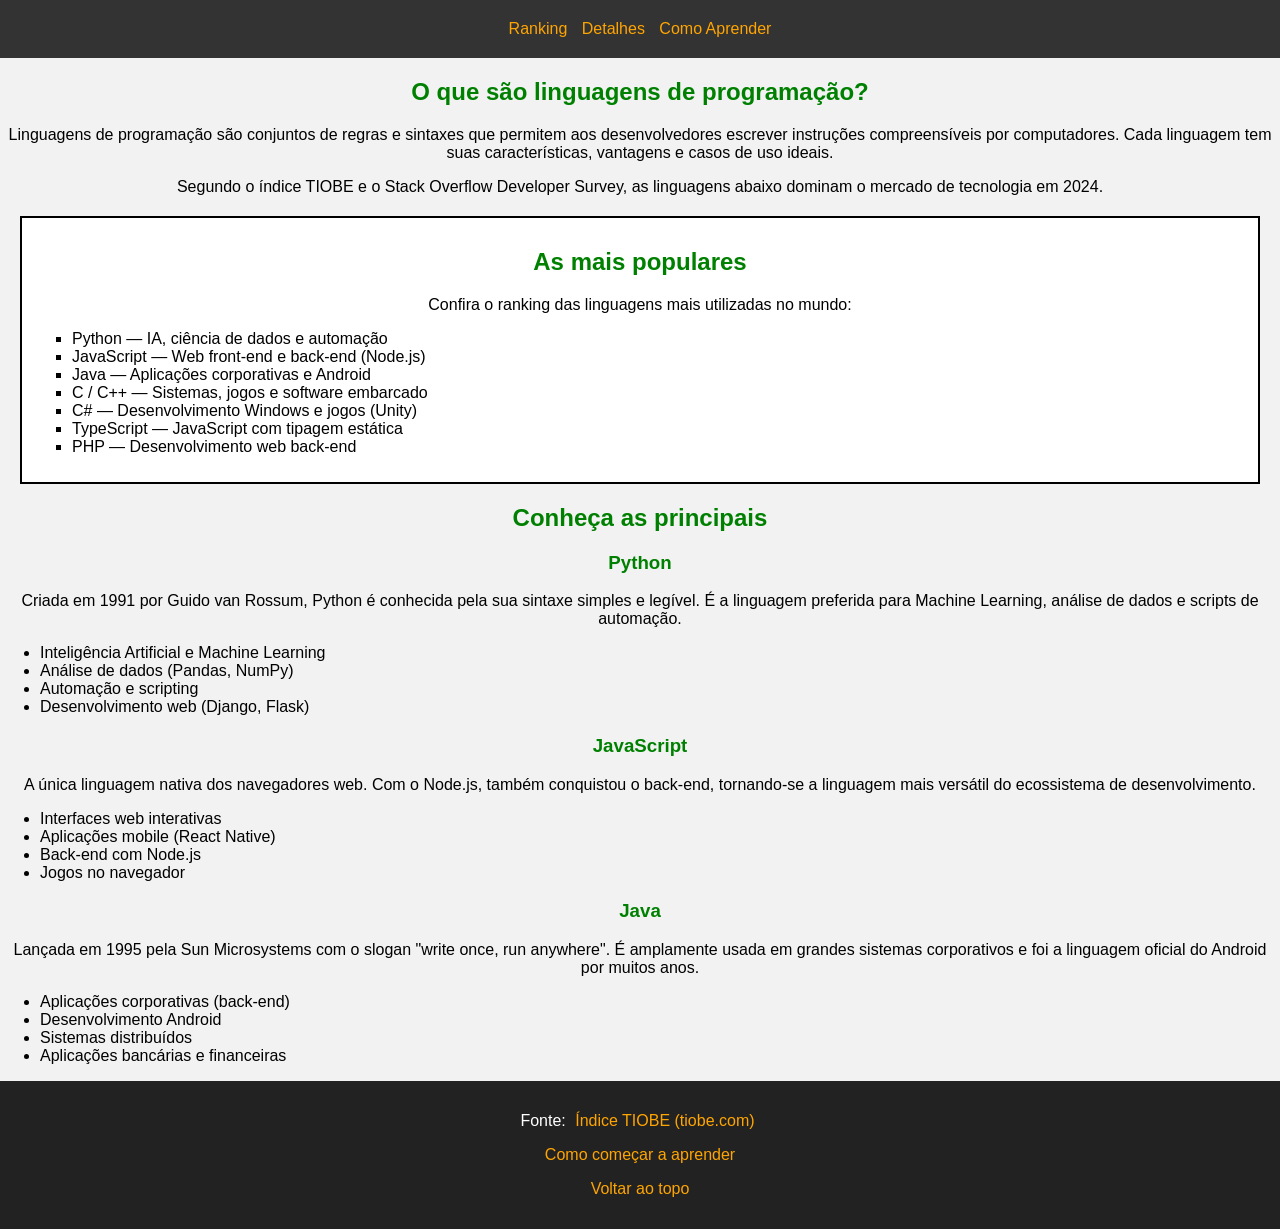
<file: Atividade 2/index.html>
<!DOCTYPE html>
<html lang="pt-BR">

<head>
    <meta charset="UTF-8">
    <meta name="viewport" content="width=device-width, initial-scale=1.0">
    <title>Linguagens de Programação</title>
    <link rel="stylesheet" href="style.css">
</head>

<body>
    <header id="topo">
        <nav>
            <a href="#ranking">Ranking</a>
            <a href="#detalhes">Detalhes</a>
            <a href="pagina2.html">Como Aprender</a>
        </nav>
    </header>

    <main>
        <section id="intro">
            <h2>O que são linguagens de programação?</h2>
            <p>Linguagens de programação são conjuntos de regras e sintaxes que permitem aos desenvolvedores
                escrever instruções compreensíveis por computadores. Cada linguagem tem suas características,
                vantagens e casos de uso ideais.</p>
            <p class="destaque">Segundo o índice TIOBE e o Stack Overflow Developer Survey, as linguagens abaixo
                dominam o mercado de tecnologia em 2024.</p>
        </section>

        <section id="ranking">
            <h2>As mais populares</h2>
            <p class="introducao">Confira o ranking das linguagens mais utilizadas no mundo:</p>
            <ol class="lista-ranking">
                <li>Python — IA, ciência de dados e automação</li>
                <li>JavaScript — Web front-end e back-end (Node.js)</li>
                <li>Java — Aplicações corporativas e Android</li>
                <li>C / C++ — Sistemas, jogos e software embarcado</li>
                <li>C# — Desenvolvimento Windows e jogos (Unity)</li>
                <li>TypeScript — JavaScript com tipagem estática</li>
                <li>PHP — Desenvolvimento web back-end</li>
            </ol>
        </section>

            <section id="detalhes">
            <h2>Conheça as principais</h2>

            <article class="cartao-linguagem">
                <h3>Python</h3>
                <p>Criada em 1991 por Guido van Rossum, Python é conhecida pela sua sintaxe simples e legível.
                    É a linguagem preferida para Machine Learning, análise de dados e scripts de automação.</p>
                <ul class="lista-usos">
                    <li>Inteligência Artificial e Machine Learning</li>
                    <li>Análise de dados (Pandas, NumPy)</li>
                    <li>Automação e scripting</li>
                    <li>Desenvolvimento web (Django, Flask)</li>
                </ul>
            </article>

            <article class="cartao-linguagem">
                <h3>JavaScript</h3>
                <p>A única linguagem nativa dos navegadores web. Com o Node.js, também conquistou o back-end,
                    tornando-se a linguagem mais versátil do ecossistema de desenvolvimento.</p>
                <ul class="lista-usos">
                    <li>Interfaces web interativas</li>
                    <li>Aplicações mobile (React Native)</li>
                    <li>Back-end com Node.js</li>
                    <li>Jogos no navegador</li>
                </ul>
            </article>

            <article class="cartao-linguagem">
                <h3>Java</h3>
                <p>Lançada em 1995 pela Sun Microsystems com o slogan "write once, run anywhere". É amplamente
                    usada em grandes sistemas corporativos e foi a linguagem oficial do Android por muitos anos.</p>
                <ul class="lista-usos">
                    <li>Aplicações corporativas (back-end)</li>
                    <li>Desenvolvimento Android</li>
                    <li>Sistemas distribuídos</li>
                    <li>Aplicações bancárias e financeiras</li>
                </ul>
            </article>
        </section>
    </main>

    <footer id="rodape">
        <p>Fonte: <a href="https://www.tiobe.com/tiobe-index/" target="_blank">Índice TIOBE (tiobe.com)</a></p>
        <p><a href="pagina2.html">Como começar a aprender</a></p>
        <p><a href="#topo">Voltar ao topo</a></p>
    </footer>
</body>

</html>
</file>
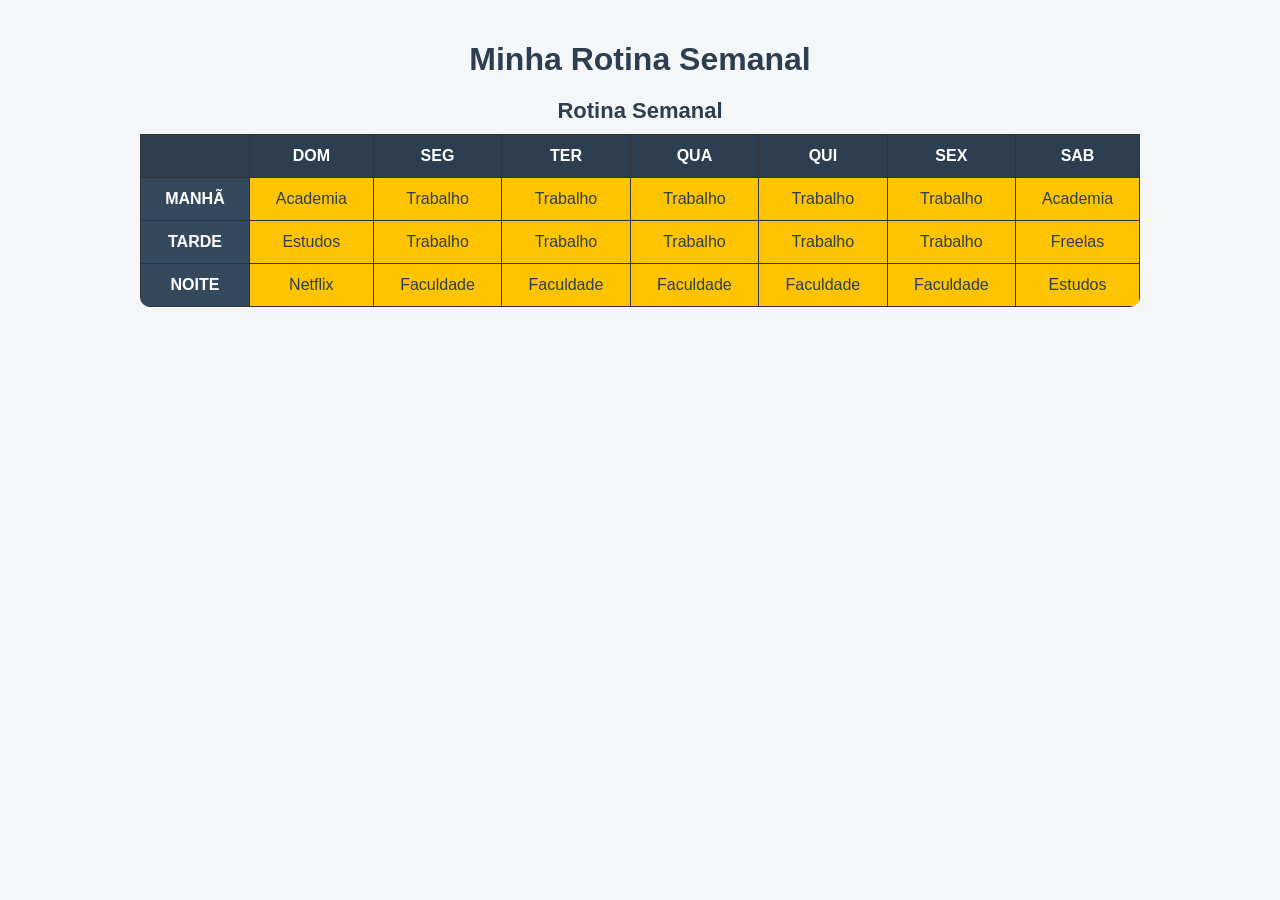
<file: atividade-4/index.html>
<!DOCTYPE html>
<html lang="pt-br">
<head>
  <meta charset="UTF-8">
  <title>Rotina Semanal</title>

  <style>
    body {
      font-family: Arial, sans-serif;
      background-color: #f4f6f8;
      text-align: center;
      margin: 0;
      padding: 20px;
    }

    h1 {
      margin-bottom: 20px;
      color: #2c3e50;
    }

    table {
      margin: auto;
      border-collapse: collapse;
      width: 95%;
      max-width: 1000px;
      border-radius: 10px;
      overflow: hidden;
    }

    caption {
      font-size: 22px;
      font-weight: bold;
      margin-bottom: 10px;
      color: #2c3e50;
    }

    th, td {
      border: 1px solid #333;
      padding: 12px;
      text-align: center;
    }

    /* Cabeçalho */
    thead th {
      background-color: #2c3e50;
      color: white;
    }

    /* Primeira coluna (MANHÃ, TARDE, NOITE) */
    tbody th {
      background-color: #34495e;
      color: white;
    }

    /* células normais */
    tbody td {
      background-color: #ffc400;
      color: #2c3e50;
    }
    

    tr:hover td {
      background-color: #ffeb3b;
    }
  </style>
</head>

<body>

  <h1>Minha Rotina Semanal</h1>

  <table>
    <caption>Rotina Semanal</caption>

    <thead>
      <tr>
        <th></th>
        <th>DOM</th>
        <th>SEG</th>
        <th>TER</th>
        <th>QUA</th>
        <th>QUI</th>
        <th>SEX</th>
        <th>SAB</th>
      </tr>
    </thead>

    <tbody>
      <tr>
        <th>MANHÃ</th>
        <td>Academia</td>
        <td>Trabalho</td>
        <td>Trabalho</td>
        <td>Trabalho</td>
        <td>Trabalho</td>
        <td>Trabalho</td>
        <td>Academia</td>
      </tr>

      <tr>
        <th>TARDE</th>
        <td>Estudos</td>
        <td>Trabalho</td>
        <td>Trabalho</td>
        <td>Trabalho</td>
        <td>Trabalho</td>
        <td>Trabalho</td>
        <td>Freelas</td>
      </tr>

      <tr>
        <th>NOITE</th>
        <td>Netflix</td>
        <td>Faculdade</td>
        <td>Faculdade</td>
        <td>Faculdade</td>
        <td>Faculdade</td>
        <td>Faculdade</td>
        <td>Estudos</td>
      </tr>
    </tbody>

  </table>

</body>
</html>
</file>
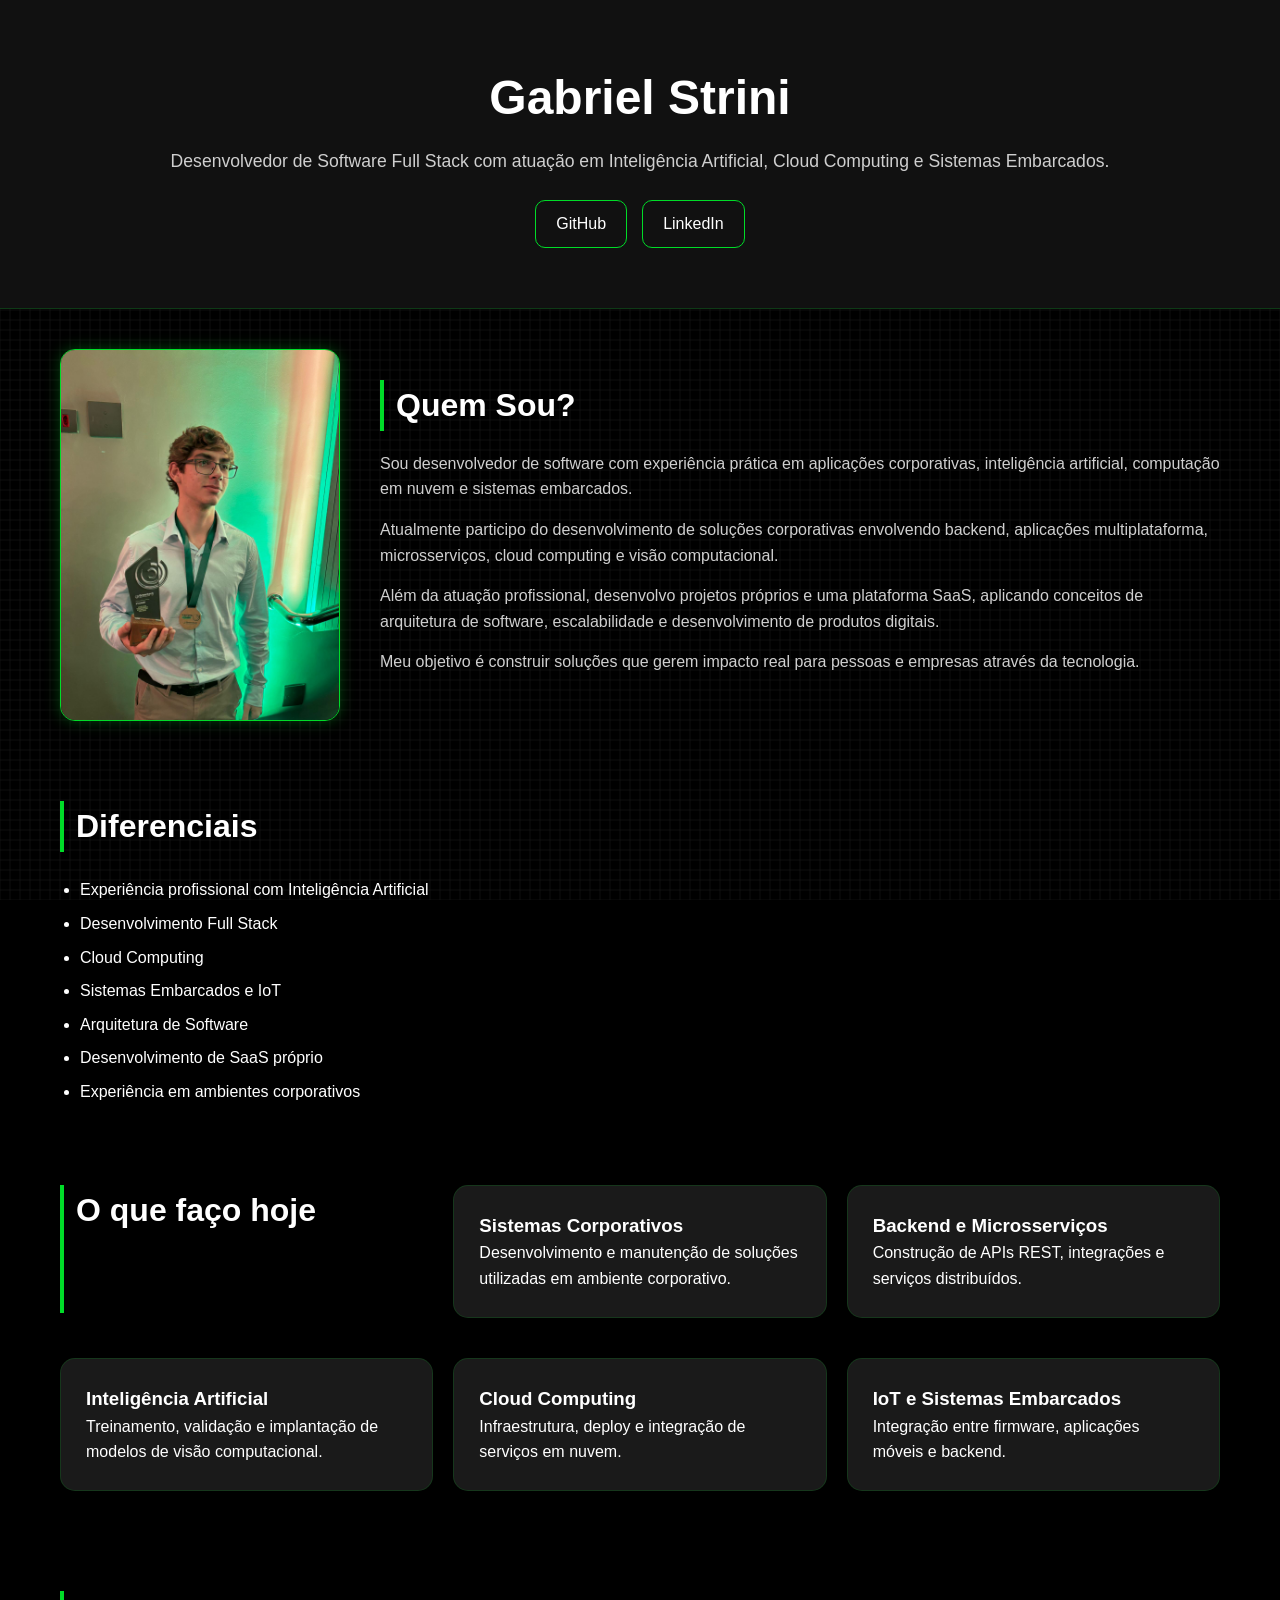
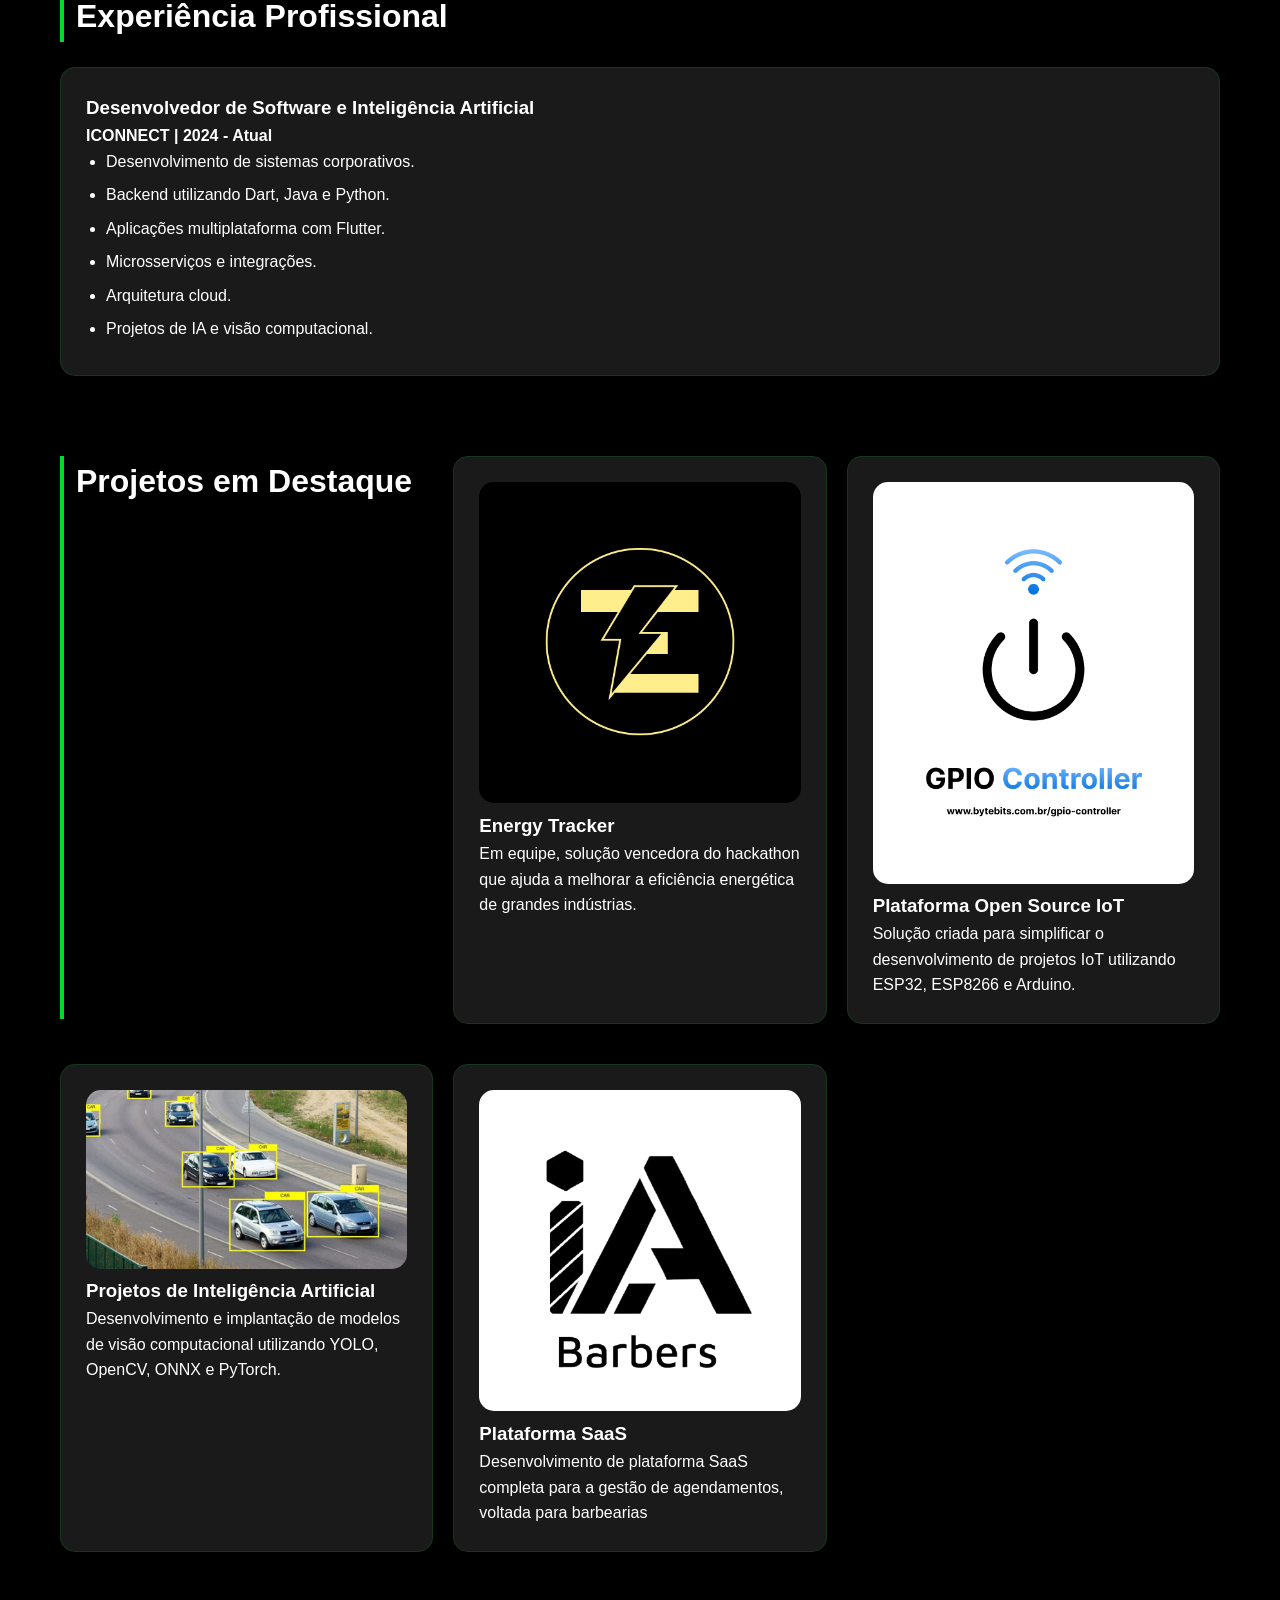
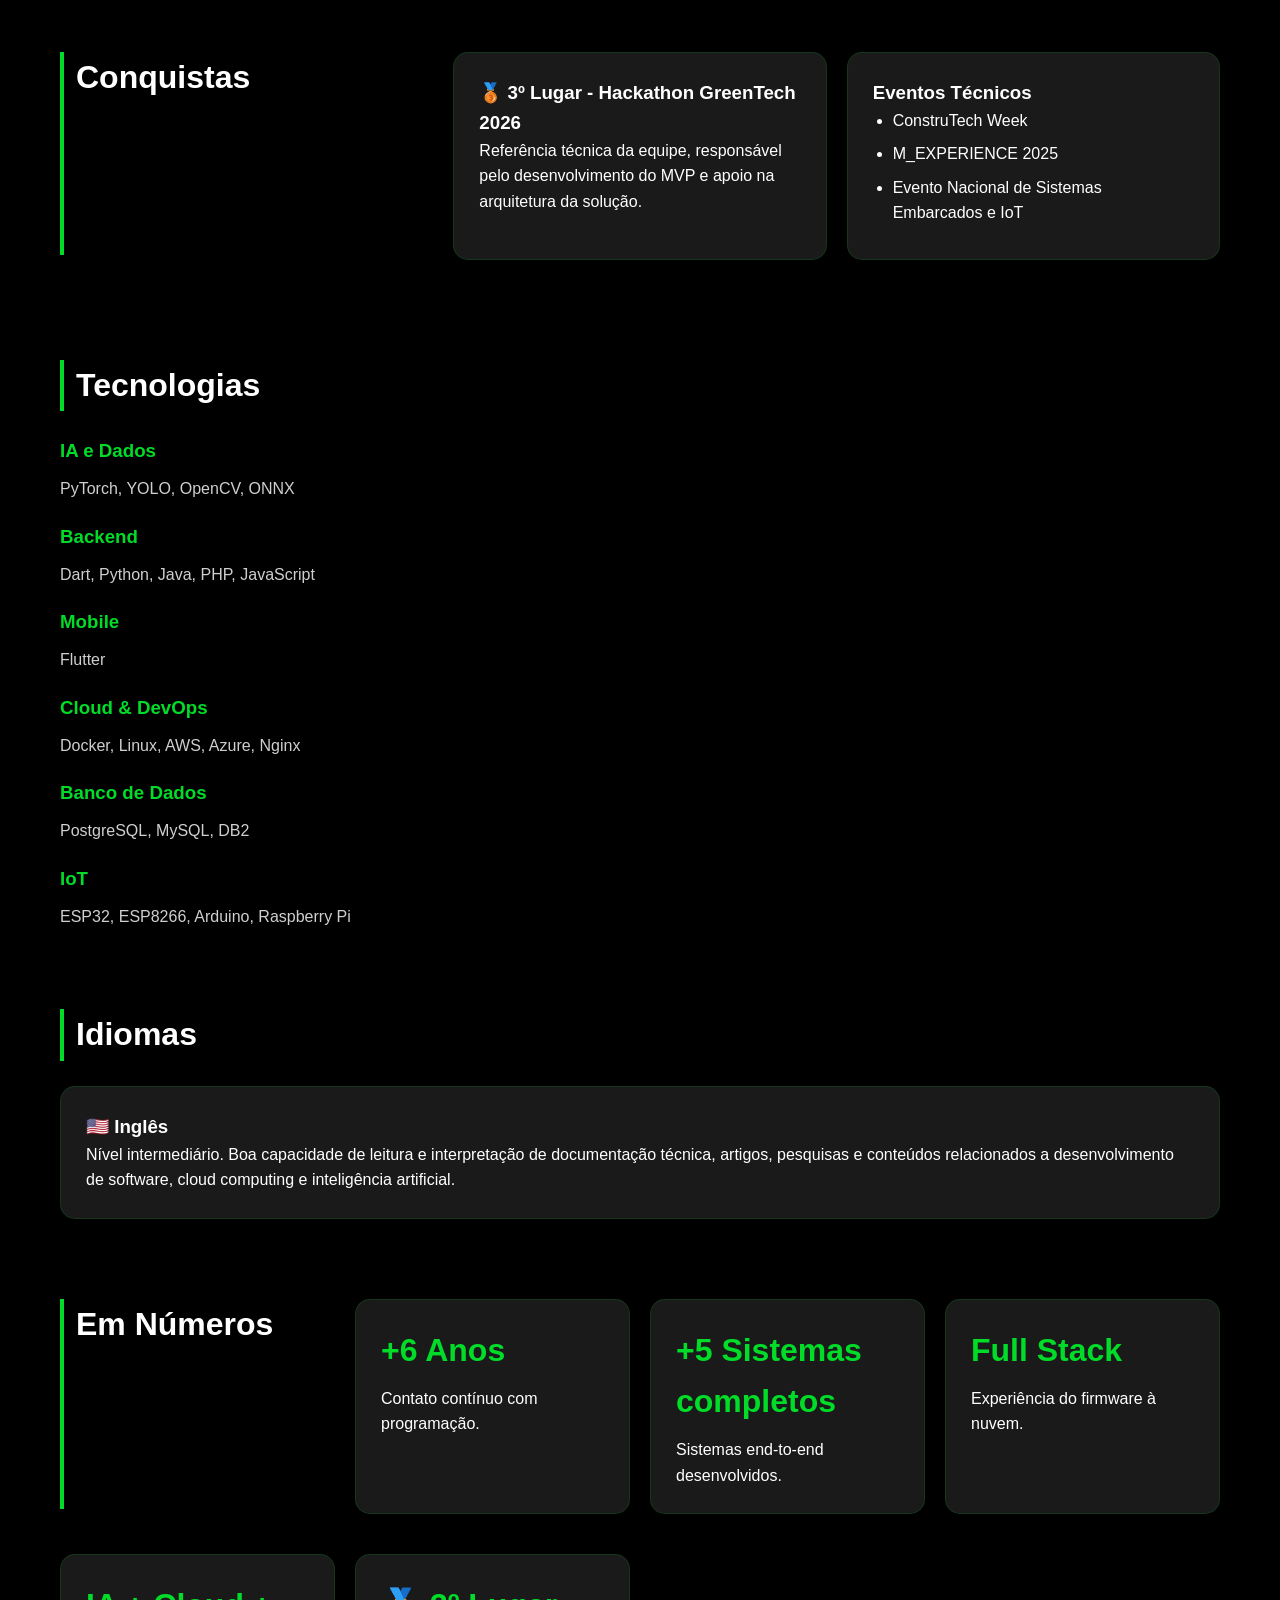
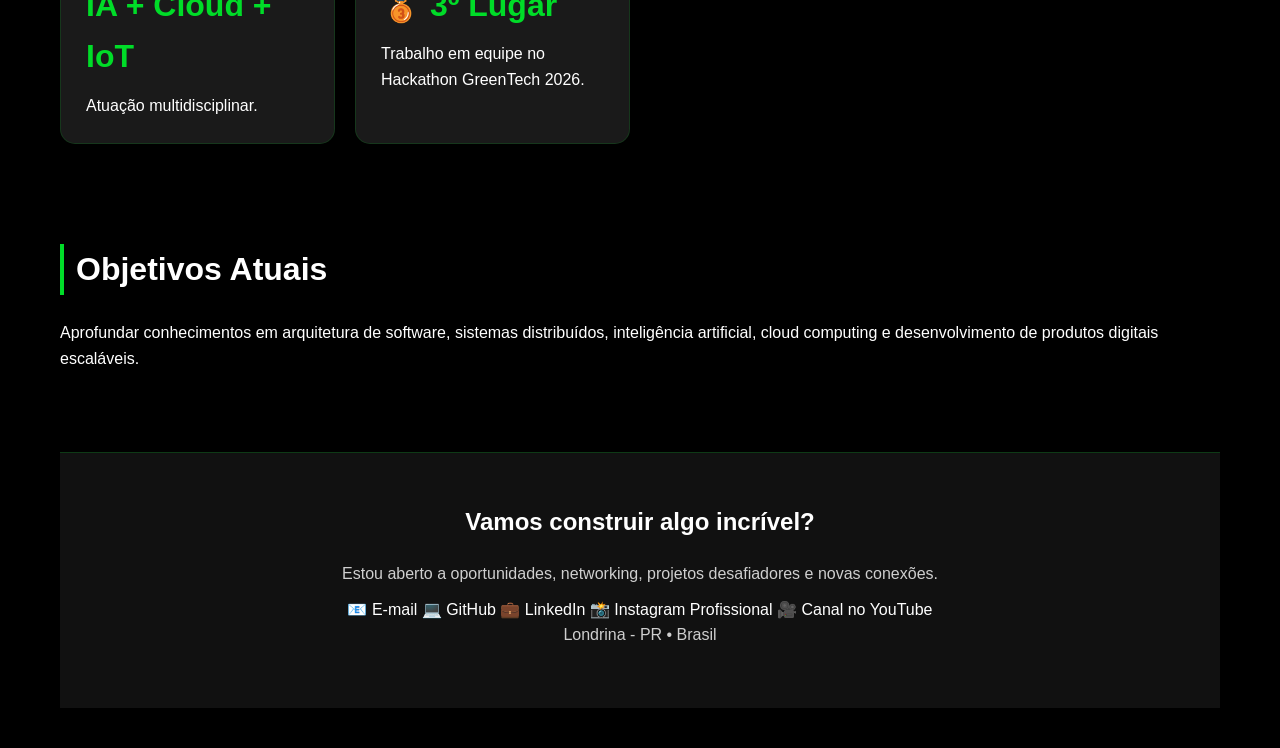
<file: atv-final/index.html>
<!DOCTYPE html>
<html lang="pt-BR">

<head>
    <meta charset="UTF-8">
    <meta name="viewport" content="width=device-width, initial-scale=1.0">
    <title>Gabriel Strini | Portfólio</title>

    <link rel="stylesheet" href="style.css">
    <script defer src="background.js"></script>
</head>

<body>

    <header>
        <h1>Gabriel Strini</h1>

        <p>
            Desenvolvedor de Software Full Stack com atuação em Inteligência Artificial,
            Cloud Computing e Sistemas Embarcados.
        </p>

        <div>
            <a href="https://github.com/gabrielstrini" target="_blank">GitHub</a>
            <a href="https://www.linkedin.com/in/gabriel-strini-653b69331/" target="_blank">LinkedIn</a>
        </div>
    </header>

    <main>

        <section id="hero">

            <img src="img/me2.jpg" alt="Gabriel Strini" class="profile-image">

            <div>
                <h2>Quem Sou?</h2>

                <p>
                    Sou desenvolvedor de software com experiência prática em aplicações
                    corporativas, inteligência artificial, computação em nuvem e
                    sistemas embarcados.
                </p>

                <p>
                    Atualmente participo do desenvolvimento de soluções corporativas
                    envolvendo backend, aplicações multiplataforma, microsserviços,
                    cloud computing e visão computacional.
                </p>

                <p>
                    Além da atuação profissional, desenvolvo projetos próprios e uma
                    plataforma SaaS, aplicando conceitos de arquitetura de software,
                    escalabilidade e desenvolvimento de produtos digitais.
                </p>

                <p>
                    Meu objetivo é construir soluções que gerem impacto real para
                    pessoas e empresas através da tecnologia.
                </p>
            </div>

        </section>

        <section id="diferenciais">

            <h2>Diferenciais</h2>

            <ul>
                <li>Experiência profissional com Inteligência Artificial</li>
                <li>Desenvolvimento Full Stack</li>
                <li>Cloud Computing</li>
                <li>Sistemas Embarcados e IoT</li>
                <li>Arquitetura de Software</li>
                <li>Desenvolvimento de SaaS próprio</li>
                <li>Experiência em ambientes corporativos</li>
            </ul>

        </section>

        <section id="atuacao">

            <h2>O que faço hoje</h2>

            <div>
                <h3>Sistemas Corporativos</h3>
                <p>
                    Desenvolvimento e manutenção de soluções utilizadas em ambiente
                    corporativo.
                </p>
            </div>

            <div>
                <h3>Backend e Microsserviços</h3>
                <p>
                    Construção de APIs REST, integrações e serviços distribuídos.
                </p>
            </div>

            <div>
                <h3>Inteligência Artificial</h3>
                <p>
                    Treinamento, validação e implantação de modelos de visão computacional.
                </p>
            </div>

            <div>
                <h3>Cloud Computing</h3>
                <p>
                    Infraestrutura, deploy e integração de serviços em nuvem.
                </p>
            </div>

            <div>
                <h3>IoT e Sistemas Embarcados</h3>
                <p>
                    Integração entre firmware, aplicações móveis e backend.
                </p>
            </div>

        </section>

        <section id="experiencia">

            <h2>Experiência Profissional</h2>

            <article>

                <h3>Desenvolvedor de Software e Inteligência Artificial</h3>

                <p><strong>ICONNECT | 2024 - Atual</strong></p>

                <ul>
                    <li>Desenvolvimento de sistemas corporativos.</li>
                    <li>Backend utilizando Dart, Java e Python.</li>
                    <li>Aplicações multiplataforma com Flutter.</li>
                    <li>Microsserviços e integrações.</li>
                    <li>Arquitetura cloud.</li>
                    <li>Projetos de IA e visão computacional.</li>
                </ul>

            </article>

        </section>
        <section id="projetos">
            <h2>Projetos em Destaque</h2>
                        <article>
                <a class="project-card" href="greentech-2026.html"> <img
                        src="img/logo-energy-tracker.jpeg" alt="Logo Greentech 2026">
                    <h3>Energy Tracker</h3>
                    <p> Em equipe, solução vencedora do hackathon que ajuda a melhorar a eficiência energética de grandes indústrias.</p>
                </a>
            </article>
            <article><a class="project-card" href="https://bytebits.com.br/gpio-controller" target="_blank"> <img
                        src="img/gpio-controller-logo2.png" alt="Logo IoT">
                    <h3>Plataforma Open Source IoT</h3>
                    <p> Solução criada para simplificar o desenvolvimento de projetos IoT utilizando ESP32, ESP8266 e
                        Arduino.</p>
                </a>
            </article>
            <article>
                <a class="project-card" href="projeto-ia.html"> <img
                        src="img/object-detection-sample-1.jpg" alt="Logo IA">
                    <h3>Projetos de Inteligência Artificial</h3>
                    <p> Desenvolvimento e implantação de modelos de visão computacional utilizando YOLO, OpenCV, ONNX e
                        PyTorch.</p>
                </a>
            </article>
                        <article>
                <a class="project-card" href="https://iabarbers.com.br" target="_blank"> <img src="img/logo-iabarbers-v2-sembg.png"
                        alt="Logo SaaS">
                    <h3>Plataforma SaaS</h3>
                    <p> Desenvolvimento de plataforma SaaS completa para a gestão de agendamentos, voltada para barbearias</p>
                </a>
            </article>

        </section>

        <section id="conquistas">

            <h2>Conquistas</h2>

            <article>

                <h3>🥉 3º Lugar - Hackathon GreenTech 2026</h3>

                <p>
                    Referência técnica da equipe, responsável pelo desenvolvimento
                    do MVP e apoio na arquitetura da solução.
                </p>

            </article>

            <article>

                <h3>Eventos Técnicos</h3>

                <ul>
                    <li>ConstruTech Week</li>
                    <li>M_EXPERIENCE 2025</li>
                    <li>Evento Nacional de Sistemas Embarcados e IoT</li>
                </ul>

            </article>

        </section>

        <section id="tecnologias">

            <h2>Tecnologias</h2>

            <h3>IA e Dados</h3>
            <p>PyTorch, YOLO, OpenCV, ONNX</p>

            <h3>Backend</h3>
            <p>Dart, Python, Java, PHP, JavaScript</p>

            <h3>Mobile</h3>
            <p>Flutter</p>

            <h3>Cloud & DevOps</h3>
            <p>Docker, Linux, AWS, Azure, Nginx</p>

            <h3>Banco de Dados</h3>
            <p>PostgreSQL, MySQL, DB2</p>

            <h3>IoT</h3>
            <p>ESP32, ESP8266, Arduino, Raspberry Pi</p>

        </section>

        <!-- ADICIONE ESTE BLOCO APÓS A SEÇÃO #tecnologias -->
        <section id="idiomas">
            <h2>Idiomas</h2>
            <article>
                <h3>🇺🇸 Inglês</h3>
                <p> Nível intermediário. Boa capacidade de leitura e interpretação de documentação técnica, artigos,
                    pesquisas e conteúdos relacionados a desenvolvimento de software, cloud computing e inteligência
                    artificial. </p>
            </article>
        </section>
        <section id="numeros">
            <h2>Em Números</h2>
            <div>
                <h3>+6 Anos</h3>
                <p>Contato contínuo com programação.</p>
            </div>
            <div>
                <h3>+5 Sistemas completos</h3>
                <p>Sistemas end-to-end desenvolvidos.</p>
            </div>
            <div>
                <h3>Full Stack</h3>
                <p>Experiência do firmware à nuvem.</p>
            </div>
            <div>
                <h3>IA + Cloud + IoT</h3>
                <p>Atuação multidisciplinar.</p>
            </div>
            <div>
                <h3>🥉 3º Lugar</h3>
                <p>Trabalho em equipe no Hackathon GreenTech 2026.</p>
            </div>

        </section>

        <section id="objetivos">

            <h2>Objetivos Atuais</h2>

            <p>
                Aprofundar conhecimentos em arquitetura de software,
                sistemas distribuídos, inteligência artificial, cloud
                computing e desenvolvimento de produtos digitais escaláveis.
            </p>

        </section>
        <footer>
            <h2>Vamos construir algo incrível?</h2>
            <p> Estou aberto a oportunidades, networking, projetos desafiadores e novas conexões. </p>
            <div class="social-links"> <a href="mailto:strini.dev@gmail.com"> 📧 E-mail </a> <a
                    href="https://github.com/gabrielstrini" target="_blank"> 💻 GitHub </a> <a
                    href="https://www.linkedin.com/in/gabriel-strini-653b69331/" target="_blank"> 💼 LinkedIn </a> <a
                    href="https://instagram.com/strini.dev" target="_blank"> 📸 Instagram Profissional </a> <a
                    href="https://youtube.com/@dev.strini" target="_blank"> 🎥 Canal no YouTube </a> </div>
            <p> Londrina - PR • Brasil </p>
        </footer>

    </main>

</body>

</html>
</file>
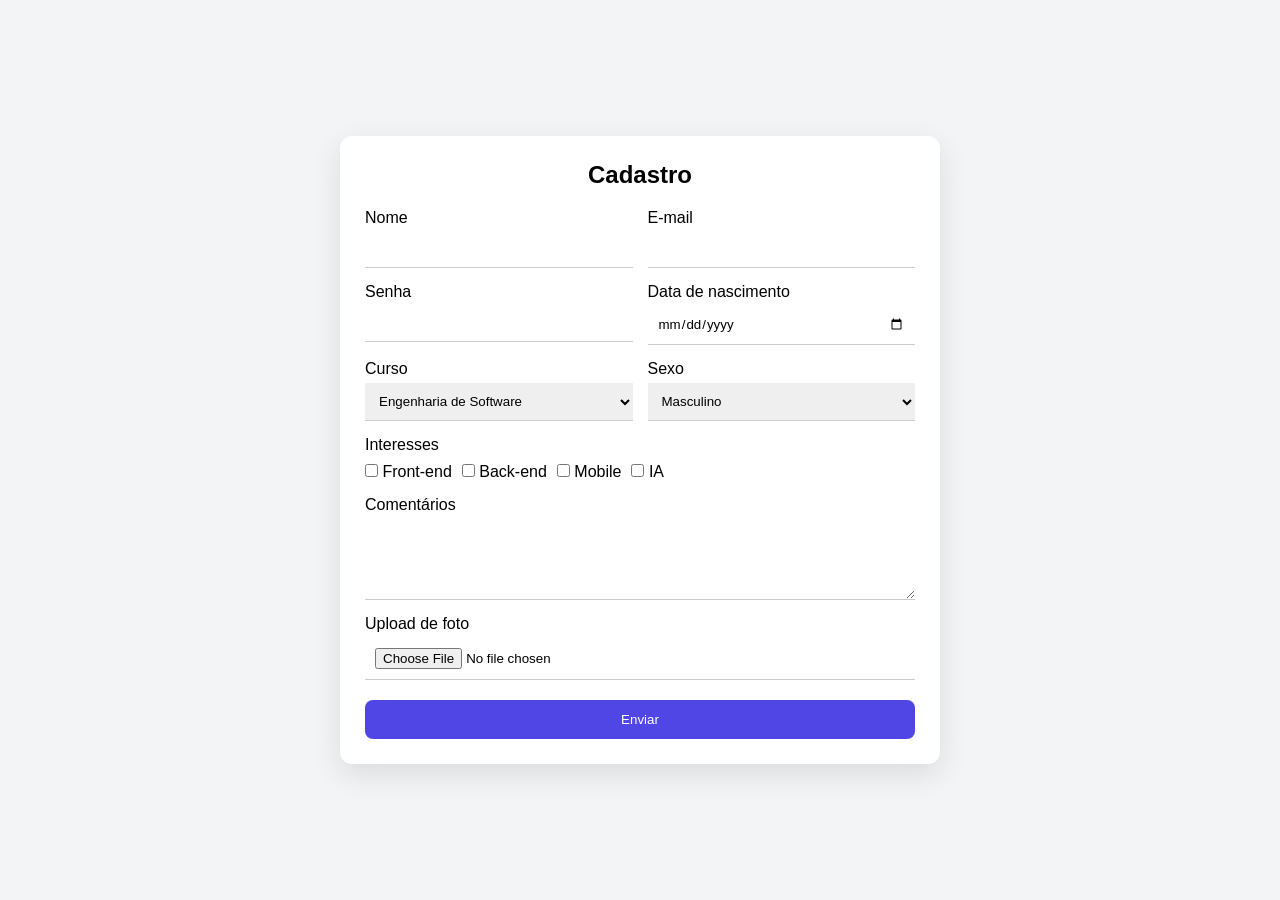
<file: formulario_atv5/index.html>
<!DOCTYPE html>
<html lang="pt-br">
<head>
  <meta charset="UTF-8">
  <meta name="viewport" content="width=device-width, initial-scale=1.0">
  <title>Formulário</title>

  <style>
    * {
      margin: 0;
      padding: 0;
      box-sizing: border-box;
      font-family: Arial, sans-serif;
    }

    body {
      background: #f3f4f6;
      min-height: 100vh;
      display: flex;
      justify-content: center;
      align-items: center;
    }

    .container {
      width: 100%;
      display: flex;
      justify-content: center;
      padding: 20px;
    }

    .form {
      background: white;
      padding: 25px;
      border-radius: 12px;
      width: 100%;
      max-width: 600px;
      box-shadow: 0 10px 30px rgba(0,0,0,0.1);
    }

    h2 {
      text-align: center;
      margin-bottom: 20px;
    }

    .grid {
      display: grid;
      grid-template-columns: 1fr 1fr;
      gap: 15px;
    }

    .field {
      display: flex;
      flex-direction: column;
    }

    .full {
      grid-column: span 2;
    }

    input, select, textarea {
      margin-top: 5px;
      padding: 10px;
      border: 0;
      border-bottom: 1px solid #ccc;
      transition: 0.2s;
    }

    input:focus,
    select:focus,
    textarea:focus {
      outline: none;
      border-color: #4f46e5;
      box-shadow: 0 4px 5px rgba(79,70,229,0.4);
    }

    .checks {
      display: flex;
      flex-wrap: wrap;
      gap: 10px;
      margin-top: 5px;
    }

    button {
      width: 100%;
      margin-top: 20px;
      padding: 12px;
      border: none;
      border-radius: 8px;
      background: #4f46e5;
      color: white;
      cursor: pointer;
      transition: 0.2s;
    }

    button:hover {
      background: #3730a3;
      transform: scale(1.02);
    }

    @media (max-width: 600px) {
      .grid {
        grid-template-columns: 1fr;
      }

      .full {
        grid-column: span 1;
      }
    }
  </style>
</head>

<body>

  <div class="container">
    <form class="form">

      <h2>Cadastro</h2>

      <div class="grid">

        <div class="field">
          <label>Nome</label>
          <input type="text" required>
        </div>

        <div class="field">
          <label>E-mail</label>
          <input type="email" required>
        </div>

        <div class="field">
          <label>Senha</label>
          <input type="password" required>
        </div>

        <div class="field">
          <label>Data de nascimento</label>
          <input type="date" required>
        </div>

        <div class="field">
          <label>Curso</label>
          <select>
            <option>Engenharia de Software</option>
            <option>ADS</option>
            <option>Ciência da Computação</option>
          </select>
        </div>

        <div class="field">
          <label>Sexo</label>
          <select>
            <option>Masculino</option>
            <option>Feminino</option>
            <option>Outro</option>
          </select>
        </div>

        <div class="field full">
          <label>Interesses</label>
          <div class="checks">
            <label><input type="checkbox"> Front-end</label>
            <label><input type="checkbox"> Back-end</label>
            <label><input type="checkbox"> Mobile</label>
            <label><input type="checkbox"> IA</label>
          </div>
        </div>

        <div class="field full">
          <label>Comentários</label>
          <textarea rows="4"></textarea>
        </div>

        <div class="field full">
          <label>Upload de foto</label>
          <input type="file">
        </div>

      </div>

      <button type="submit">Enviar</button>

    </form>
  </div>

</body>
</html>
</file>
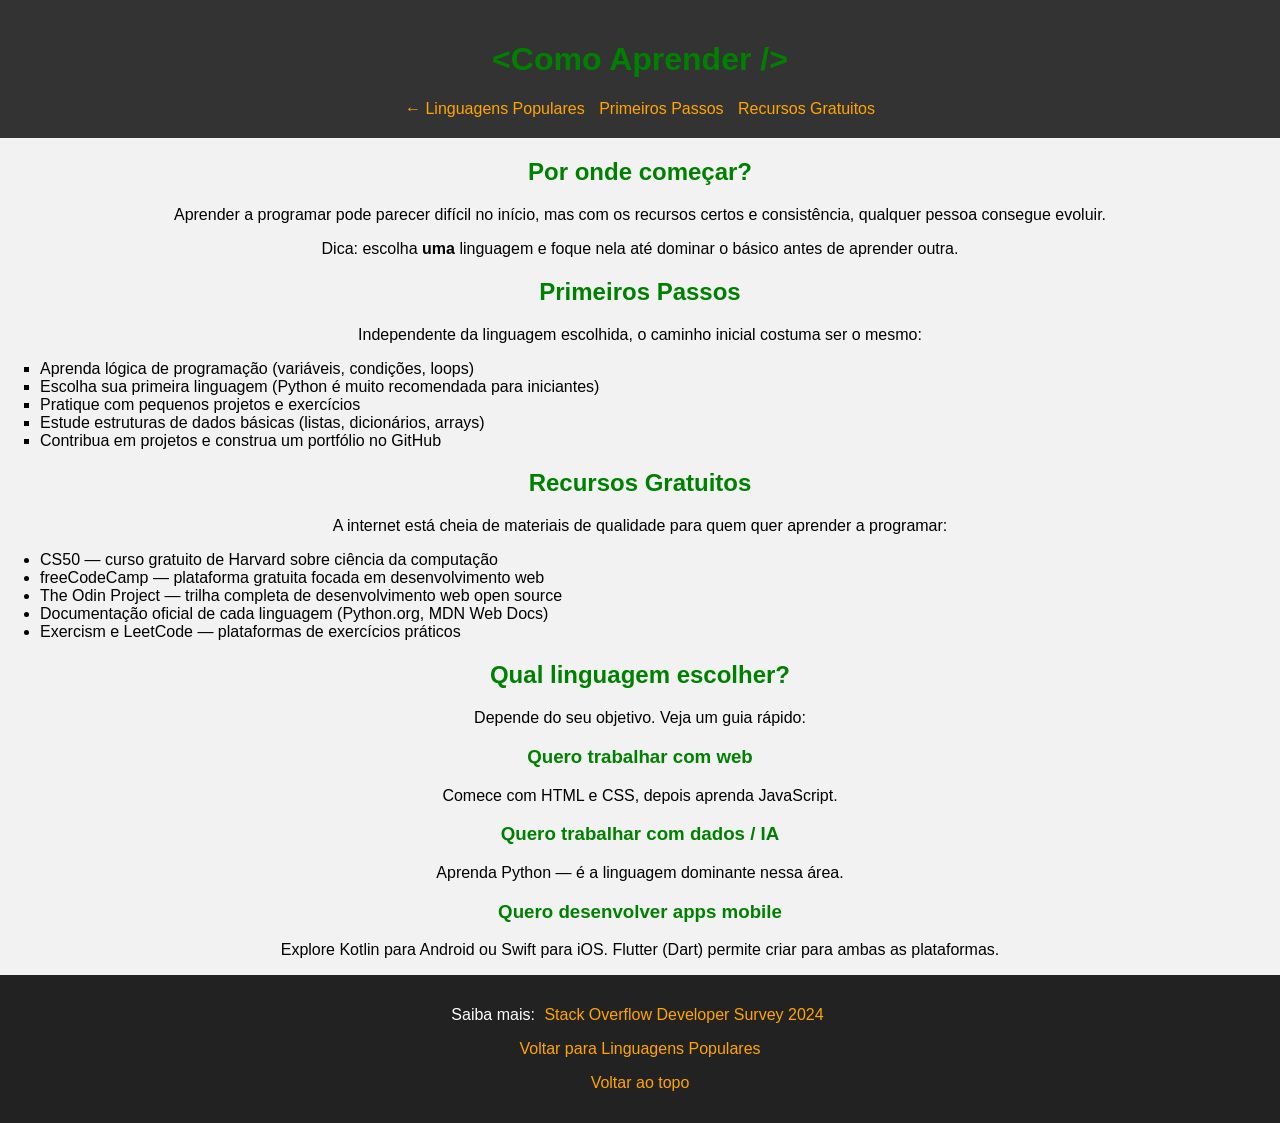
<file: Atividade 2/pagina2.html>
<!DOCTYPE html>
<html lang="pt-BR">

<head>
    <meta charset="UTF-8">
    <meta name="viewport" content="width=device-width, initial-scale=1.0">
    <title>Como Aprender a Programar</title>
    <link rel="stylesheet" href="style.css">
</head>

<body>
    <header id="topo">
        <h1>&lt;Como Aprender /&gt;</h1>
        <nav>
            <a href="index.html">← Linguagens Populares</a>
            <a href="#primeiros-passos">Primeiros Passos</a>
            <a href="#recursos">Recursos Gratuitos</a>
        </nav>
    </header>

    <main>
        <section>
            <h2>Por onde começar?</h2>
            <p class="introducao">Aprender a programar pode parecer difícil no início, mas com os recursos
                certos e consistência, qualquer pessoa consegue evoluir.</p>
            <p class="destaque">Dica: escolha <strong>uma</strong> linguagem e foque nela até dominar o básico
                antes de aprender outra.</p>
        </section>

        <section id="primeiros-passos">
            <h2>Primeiros Passos</h2>
            <p>Independente da linguagem escolhida, o caminho inicial costuma ser o mesmo:</p>
            <ol class="lista-ranking">
                <li>Aprenda lógica de programação (variáveis, condições, loops)</li>
                <li>Escolha sua primeira linguagem (Python é muito recomendada para iniciantes)</li>
                <li>Pratique com pequenos projetos e exercícios</li>
                <li>Estude estruturas de dados básicas (listas, dicionários, arrays)</li>
                <li>Contribua em projetos e construa um portfólio no GitHub</li>
            </ol>
        </section>

        <section id="recursos">
            <h2>Recursos Gratuitos</h2>
            <p>A internet está cheia de materiais de qualidade para quem quer aprender a programar:</p>
            <ul class="lista-usos">
                <li>CS50 — curso gratuito de Harvard sobre ciência da computação</li>
                <li>freeCodeCamp — plataforma gratuita focada em desenvolvimento web</li>
                <li>The Odin Project — trilha completa de desenvolvimento web open source</li>
                <li>Documentação oficial de cada linguagem (Python.org, MDN Web Docs)</li>
                <li>Exercism e LeetCode — plataformas de exercícios práticos</li>
            </ul>
        </section>

        <section>
            <h2>Qual linguagem escolher?</h2>
            <p>Depende do seu objetivo. Veja um guia rápido:</p>

            <article class="cartao-linguagem">
                <h3>Quero trabalhar com web</h3>
                <p>Comece com <span class="tag-linguagem">HTML</span> e <span class="tag-linguagem">CSS</span>,
                    depois aprenda <span class="tag-linguagem">JavaScript</span>.</p>
            </article>

            <article class="cartao-linguagem">
                <h3>Quero trabalhar com dados / IA</h3>
                <p>Aprenda <span class="tag-linguagem">Python</span> — é a linguagem dominante nessa área.</p>
            </article>

            <article class="cartao-linguagem">
                <h3>Quero desenvolver apps mobile</h3>
                <p>Explore <span class="tag-linguagem">Kotlin</span> para Android ou
                    <span class="tag-linguagem">Swift</span> para iOS. <span class="tag-linguagem">Flutter</span>
                    (Dart) permite criar para ambas as plataformas.</p>
            </article>
        </section>
    </main>

    <footer id="rodape">
        <p>Saiba mais: <a href="https://survey.stackoverflow.co/2024/" target="_blank">Stack Overflow Developer
                Survey 2024</a></p>
        <p><a href="index.html">Voltar para Linguagens Populares</a></p>
        <p><a href="#topo">Voltar ao topo</a></p>
    </footer>
</body>

</html>
</file>
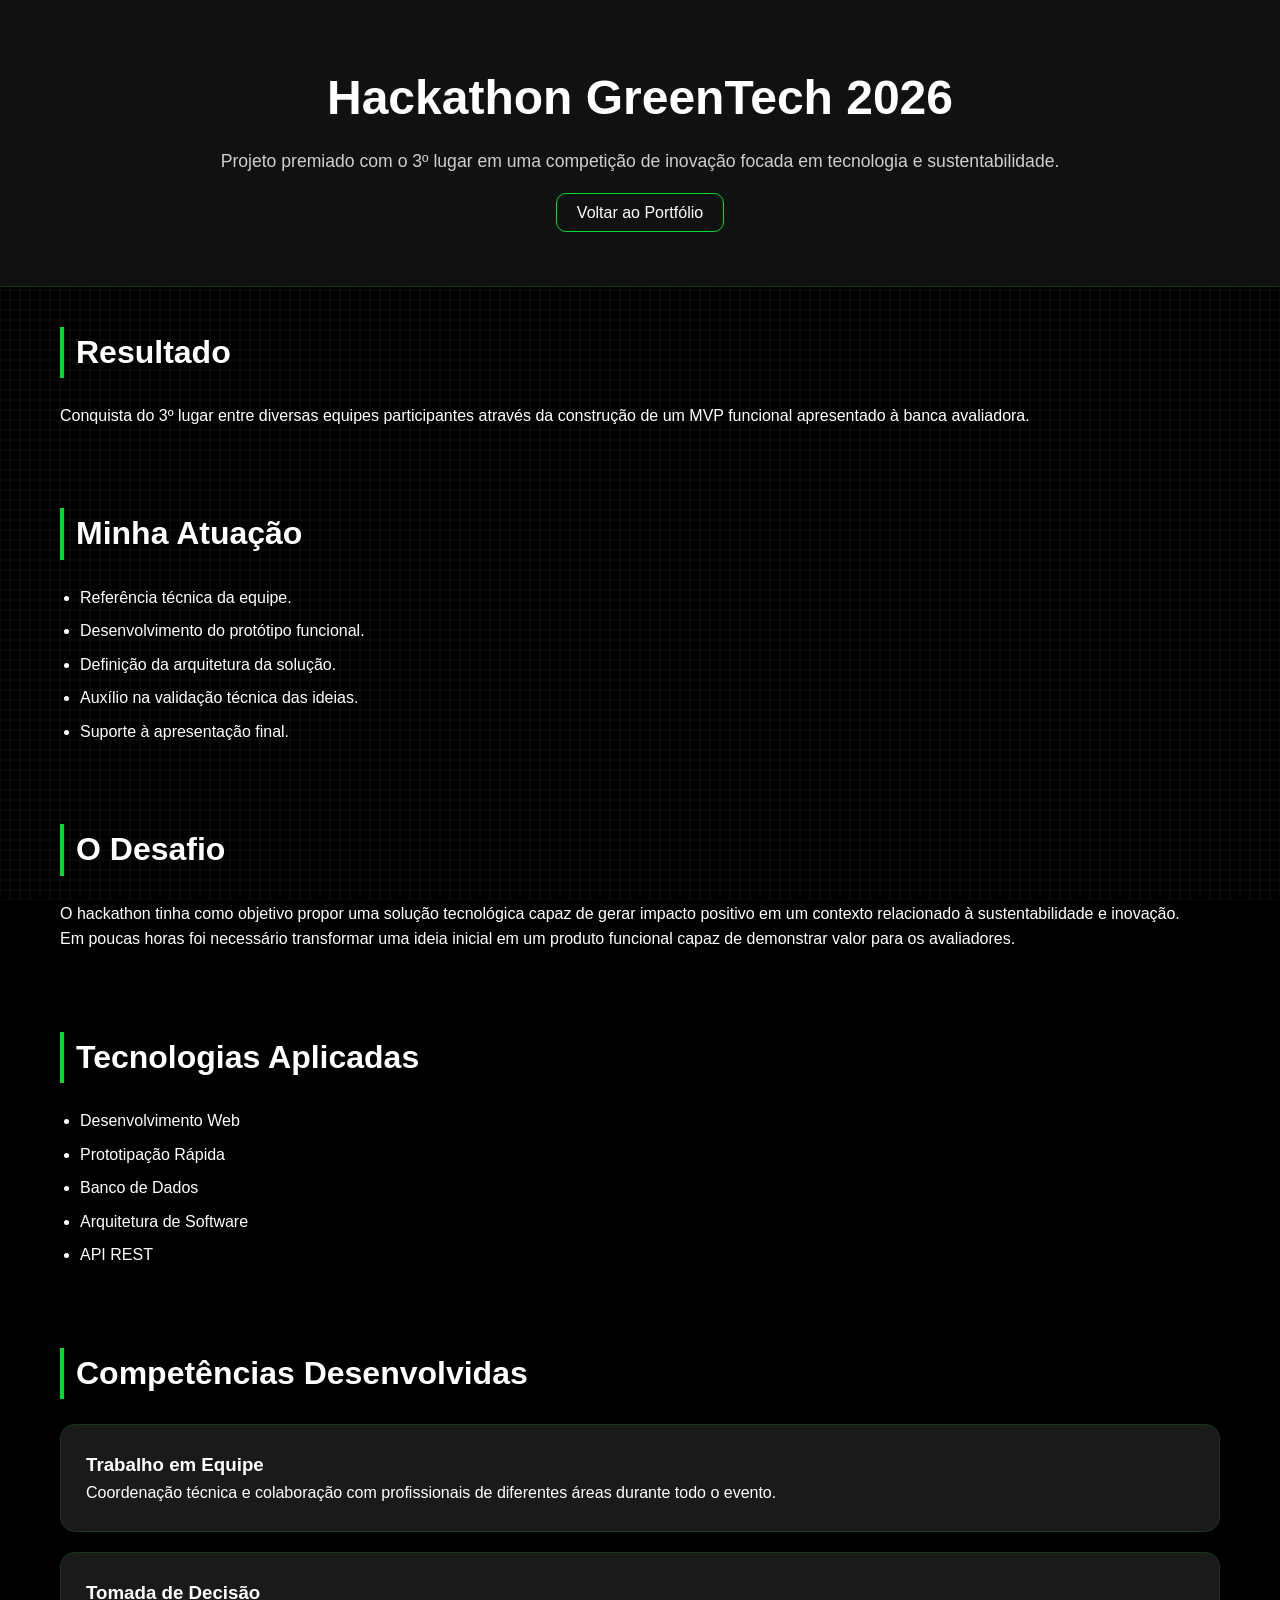
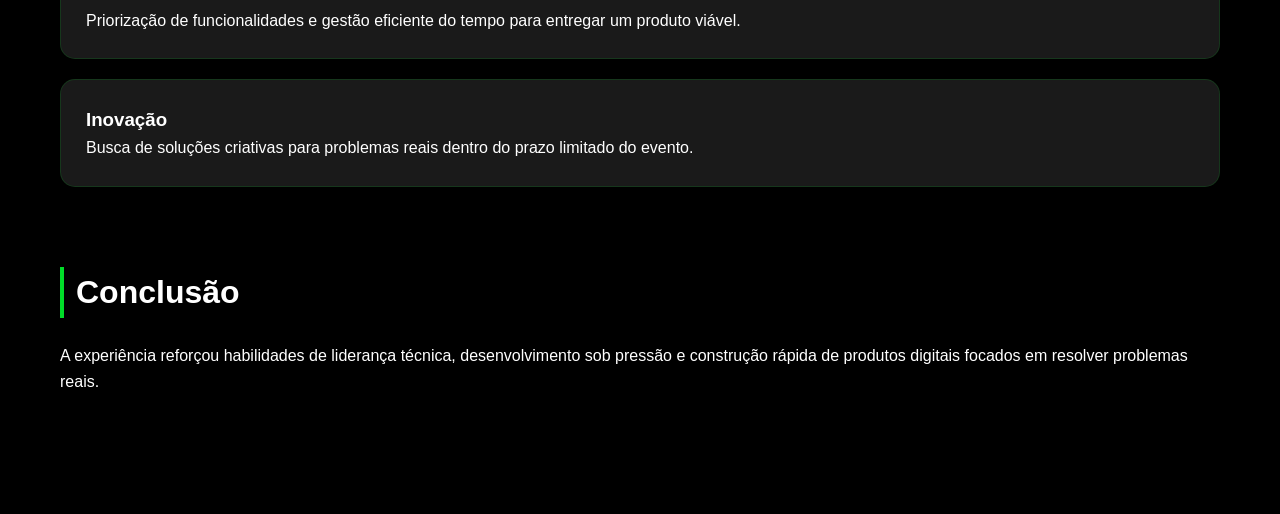
<file: atv-final/greentech-2026.html>
<!DOCTYPE html>
<html lang="pt-BR">

<head>
    <meta charset="UTF-8">
    <meta name="viewport" content="width=device-width, initial-scale=1.0">
    <title>Hackathon GreenTech 2026 | Gabriel Strini</title>

    <link rel="stylesheet" href="style.css">
    <script defer src="background.js"></script>
</head>

<body>

    <header>
        <h1>Hackathon GreenTech 2026</h1>

        <p>
            Projeto premiado com o 3º lugar em uma competição de inovação
            focada em tecnologia e sustentabilidade.
        </p>

        <nav>
            <a href="index.html">Voltar ao Portfólio</a>
        </nav>
    </header>

    <main>

        <section>
            <h2>Resultado</h2>

            <p>
                Conquista do 3º lugar entre diversas equipes participantes
                através da construção de um MVP funcional apresentado à banca
                avaliadora.
            </p>
        </section>

        <section>
            <h2>Minha Atuação</h2>

            <ul>
                <li>Referência técnica da equipe.</li>
                <li>Desenvolvimento do protótipo funcional.</li>
                <li>Definição da arquitetura da solução.</li>
                <li>Auxílio na validação técnica das ideias.</li>
                <li>Suporte à apresentação final.</li>
            </ul>
        </section>

        <section>
            <h2>O Desafio</h2>

            <p>
                O hackathon tinha como objetivo propor uma solução tecnológica
                capaz de gerar impacto positivo em um contexto relacionado à
                sustentabilidade e inovação.
            </p>

            <p>
                Em poucas horas foi necessário transformar uma ideia inicial
                em um produto funcional capaz de demonstrar valor para os
                avaliadores.
            </p>
        </section>

        <section>
            <h2>Tecnologias Aplicadas</h2>

            <ul>
                <li>Desenvolvimento Web</li>
                <li>Prototipação Rápida</li>
                <li>Banco de Dados</li>
                <li>Arquitetura de Software</li>
                <li>API REST</li>
            </ul>
        </section>
        
        <section>
            <h2>Competências Desenvolvidas</h2>

            <article>
                <h3>Trabalho em Equipe</h3>
                <p>
                    Coordenação técnica e colaboração com profissionais de
                    diferentes áreas durante todo o evento.
                </p>
            </article>

            <article>
                <h3>Tomada de Decisão</h3>
                <p>
                    Priorização de funcionalidades e gestão eficiente do tempo
                    para entregar um produto viável.
                </p>
            </article>

            <article>
                <h3>Inovação</h3>
                <p>
                    Busca de soluções criativas para problemas reais dentro
                    do prazo limitado do evento.
                </p>
            </article>
        </section>

        <section>
            <h2>Conclusão</h2>

            <p>
                A experiência reforçou habilidades de liderança técnica,
                desenvolvimento sob pressão e construção rápida de produtos
                digitais focados em resolver problemas reais.
            </p>
        </section>

    </main>

</body>

</html>
</file>
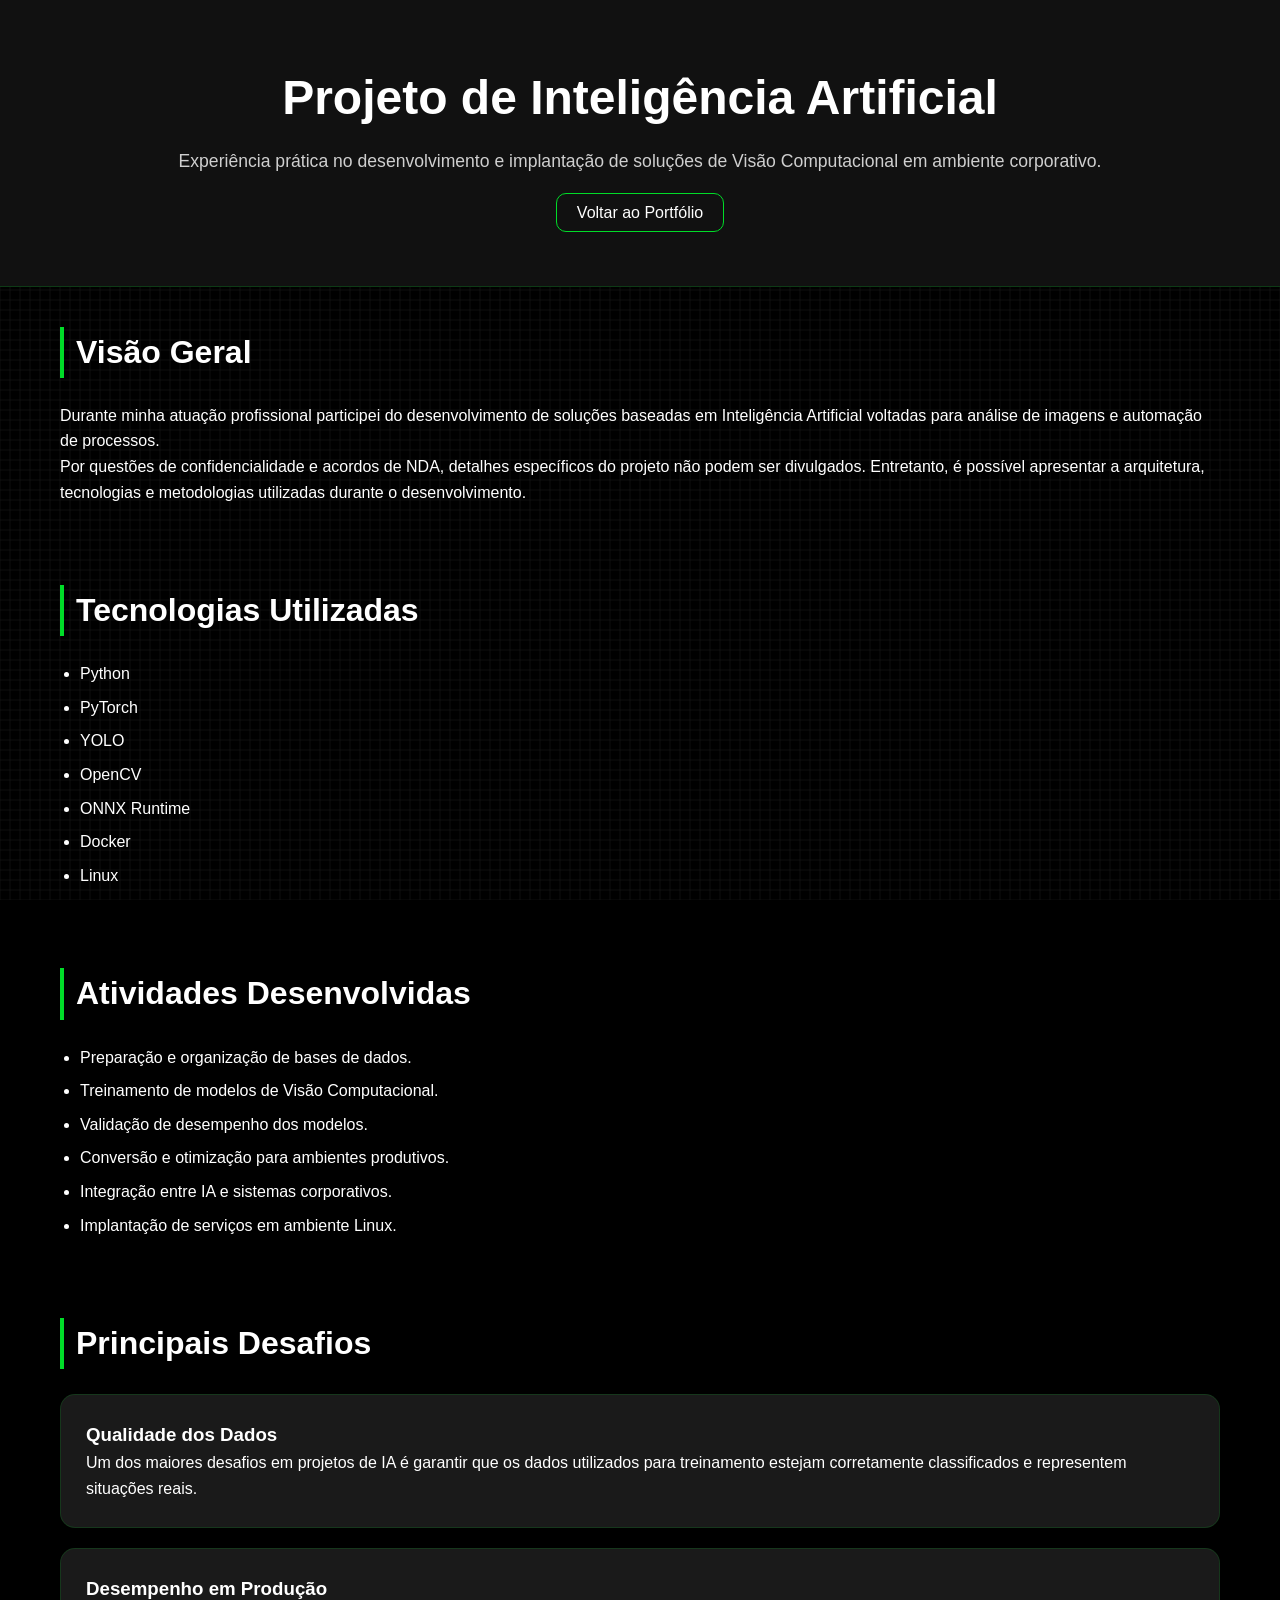
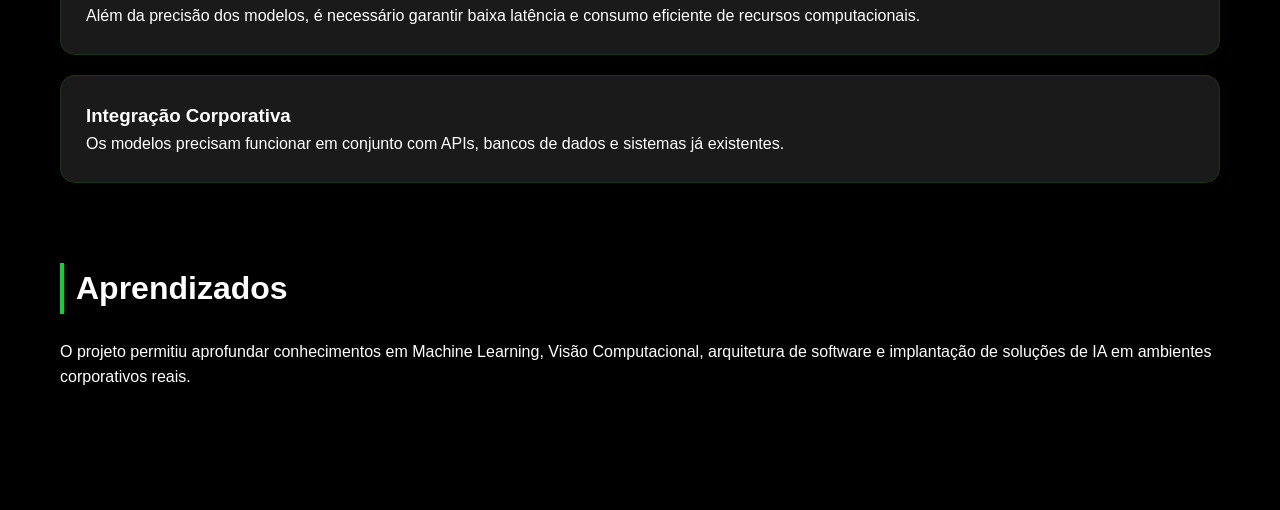
<file: atv-final/projeto-ia.html>
<!DOCTYPE html>
<html lang="pt-BR">

<head>
    <meta charset="UTF-8">
    <meta name="viewport" content="width=device-width, initial-scale=1.0">
    <title>Projeto de Inteligência Artificial | Gabriel Strini</title>

    <link rel="stylesheet" href="style.css">
    <script defer src="background.js"></script>
</head>

<body>

    <header>
        <h1>Projeto de Inteligência Artificial</h1>

        <p>
            Experiência prática no desenvolvimento e implantação de soluções
            de Visão Computacional em ambiente corporativo.
        </p>

        <nav>
            <a href="index.html">Voltar ao Portfólio</a>
        </nav>
    </header>

    <main>

        <section>
            <h2>Visão Geral</h2>

            <p>
                Durante minha atuação profissional participei do desenvolvimento
                de soluções baseadas em Inteligência Artificial voltadas para
                análise de imagens e automação de processos.
            </p>

            <p>
                Por questões de confidencialidade e acordos de NDA, detalhes
                específicos do projeto não podem ser divulgados. Entretanto,
                é possível apresentar a arquitetura, tecnologias e metodologias
                utilizadas durante o desenvolvimento.
            </p>
        </section>

        <section>
            <h2>Tecnologias Utilizadas</h2>

            <ul>
                <li>Python</li>
                <li>PyTorch</li>
                <li>YOLO</li>
                <li>OpenCV</li>
                <li>ONNX Runtime</li>
                <li>Docker</li>
                <li>Linux</li>
            </ul>
        </section>

        <section>
            <h2>Atividades Desenvolvidas</h2>

            <ul>
                <li>Preparação e organização de bases de dados.</li>
                <li>Treinamento de modelos de Visão Computacional.</li>
                <li>Validação de desempenho dos modelos.</li>
                <li>Conversão e otimização para ambientes produtivos.</li>
                <li>Integração entre IA e sistemas corporativos.</li>
                <li>Implantação de serviços em ambiente Linux.</li>
            </ul>
        </section>

        <section>
            <h2>Principais Desafios</h2>

            <article>
                <h3>Qualidade dos Dados</h3>
                <p>
                    Um dos maiores desafios em projetos de IA é garantir que os
                    dados utilizados para treinamento estejam corretamente
                    classificados e representem situações reais.
                </p>
            </article>

            <article>
                <h3>Desempenho em Produção</h3>
                <p>
                    Além da precisão dos modelos, é necessário garantir baixa
                    latência e consumo eficiente de recursos computacionais.
                </p>
            </article>

            <article>
                <h3>Integração Corporativa</h3>
                <p>
                    Os modelos precisam funcionar em conjunto com APIs,
                    bancos de dados e sistemas já existentes.
                </p>
            </article>
        </section>

        <section>
            <h2>Aprendizados</h2>

            <p>
                O projeto permitiu aprofundar conhecimentos em Machine Learning,
                Visão Computacional, arquitetura de software e implantação de
                soluções de IA em ambientes corporativos reais.
            </p>
        </section>

    </main>

</body>

</html>
</file>
<file: Atividade 2/style.css>
body {
    background-color: #f2f2f2;
    font-family: Arial;
    margin: 0;
    padding: 0;
}

#topo {
    background-color: #333;
    color: white;
    padding: 20px;
    text-align: center;
}

a {
    color: orange;
    text-decoration: none;
    margin: 5px;
}

a:hover {
    color: red;
    text-decoration: underline;
}

h1, h2, h3 {
    color: green;
    text-align: center;
}

p {
    font-size: 16px;
    text-align: center;
}

#ranking {
    margin: 20px;
    padding: 10px;
    border: 2px solid black;
    background-color: white;
}

ol {
    list-style-type: square;
}

.card {
    border: 1px solid gray;
    margin: 10px;
    padding: 10px;
    background-color: white;
}

#rodape {
    background-color: #222;
    color: white;
    text-align: center;
    padding: 15px;
}

h2, h3 {
    font-family: 'Roboto', sans-serif;
}
</file>
<file: atv-final/style.css>
:root {
    --primary-color: #00dc28;
    --bg-color: #000;
    --card-color: #1a1a1a;
    --card-color-hover: #222;
    --text-color: #fff;
    --text-secondary: #cfcfcf;
}

* {
    margin: 0;
    padding: 0;
    box-sizing: border-box;
}

html {
    scroll-behavior: smooth;
}

body {
    font-family: Arial, sans-serif;
    background-color: var(--bg-color);
    color: var(--text-color);
    line-height: 1.6;
}

/* HEADER */

header {
    background-color: #111;
    padding: 60px 20px;
    text-align: center;
    border-bottom: 1px solid rgba(0, 220, 40, 0.2);
}

header h1 {
    font-size: 3rem;
    margin-bottom: 10px;
}

header p {
    color: var(--text-secondary);
    font-size: 1.1rem;
    margin-bottom: 25px;
}

header div {
    display: flex;
    justify-content: center;
    flex-wrap: wrap;
    gap: 15px;
}

header a {
    padding: 10px 20px;
    border: 1px solid var(--primary-color);
    border-radius: 10px;
    color: white;
    transition: .3s;
}

header a:hover {
    background-color: var(--primary-color);
    color: black;
}

/* LINKS */

a {
    color: white;
    text-decoration: none;
}

a:hover {
    color: var(--primary-color);
    text-decoration: none;
}

/* MAIN */

main {
    max-width: 1200px;
    margin: auto;
    padding: 40px 20px;
}

/* HERO */

#hero {
    display: flex;
    align-items: center;
    gap: 40px;
    margin-bottom: 80px;
    flex-wrap: wrap;
}

#hero img {
    width: 280px;
}

#hero div {
    flex: 1;
    min-width: 300px;
}

#hero h2 {
    margin-bottom: 20px;
}

#hero p {
    margin-bottom: 15px;
    color: var(--text-secondary);
}

/* IMAGENS */

.profile-image {
    width: 250px;
    border-radius: 15px;
    background-color: white;
    border: 1px solid var(--primary-color);
    box-shadow: 0 0 15px rgba(0, 220, 40, 0.3);
}

img {
    background-color: white;
    max-width: 100%;
    height: auto;
    border-radius: 15px;
}

/* SEÇÕES */

section {
    margin-bottom: 80px;
}

section h2 {
    font-size: 2rem;
    margin-bottom: 25px;
    border-left: 4px solid var(--primary-color);
    padding-left: 12px;
}

/* CARDS */

.card,
article,
#atuacao div,
#numeros div {
    background-color: var(--card-color);
    border-radius: 15px;
    padding: 25px;
    border: 1px solid rgba(0, 220, 40, 0.15);
    transition: .3s;
    margin-bottom: 20px;
}

.card:hover,
article:hover,
#atuacao div:hover,
#numeros div:hover {
    transform: translateY(-5px);
    background-color: var(--card-color-hover);
    border-color: var(--primary-color);
}

.card2 {
    background-color: #333;
    border-radius: 15px;
    border: 1px solid var(--primary-color);
    box-shadow: 0 0 15px rgba(0, 220, 40, 0.3);
}

.col-expanded {
    display: flex;
    flex-direction: column;
    align-items: start;
}

/* LISTAS */

ul {
    padding-left: 20px;
}

li {
    margin-bottom: 8px;
}

/* GRID PARA CARDS */

#atuacao,
#projetos,
#conquistas {
    display: grid;
    grid-template-columns: repeat(auto-fit, minmax(300px, 1fr));
    gap: 20px;
}

/* TECNOLOGIAS */

#tecnologias h3 {
    color: var(--primary-color);
    margin-top: 20px;
    margin-bottom: 10px;
}

#tecnologias p {
    color: var(--text-secondary);
}

/* NÚMEROS */

#numeros {
    display: grid;
    grid-template-columns: repeat(auto-fit, minmax(220px, 1fr));
    gap: 20px;
}

#numeros h3 {
    color: var(--primary-color);
    font-size: 2rem;
    margin-bottom: 10px;
}

/* FOOTER */

footer {
    background-color: #111;
    text-align: center;
    padding: 50px 20px;
    border-top: 1px solid rgba(0, 220, 40, 0.2);
}

footer h2 {
    margin-bottom: 20px;
}

footer p {
    color: var(--text-secondary);
    margin-bottom: 10px;
}

/* RESPONSIVO */

@media (max-width: 768px) {

    header h1 {
        font-size: 2rem;
    }

    #hero {
        flex-direction: column;
        text-align: center;
    }

    #hero div {
        text-align: center;
    }

    section h2 {
        font-size: 1.6rem;
    }
}
</file>
